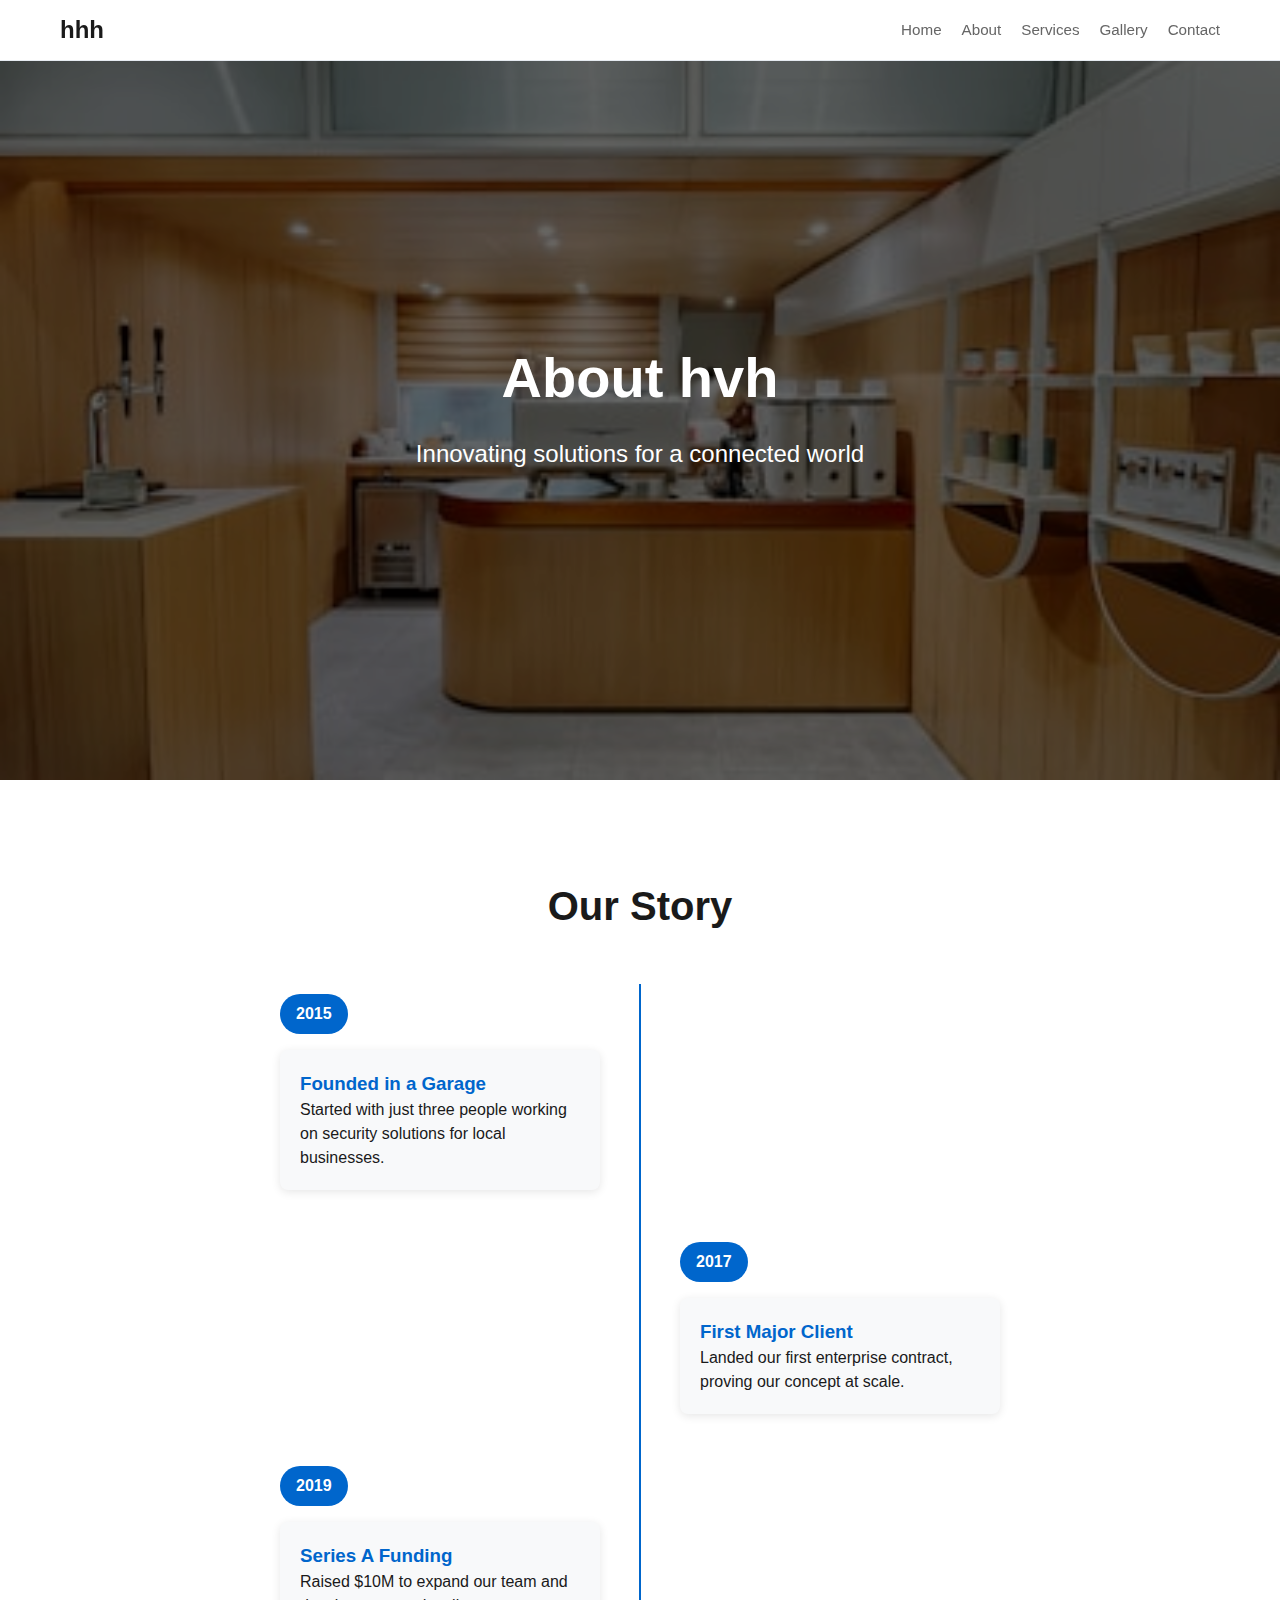
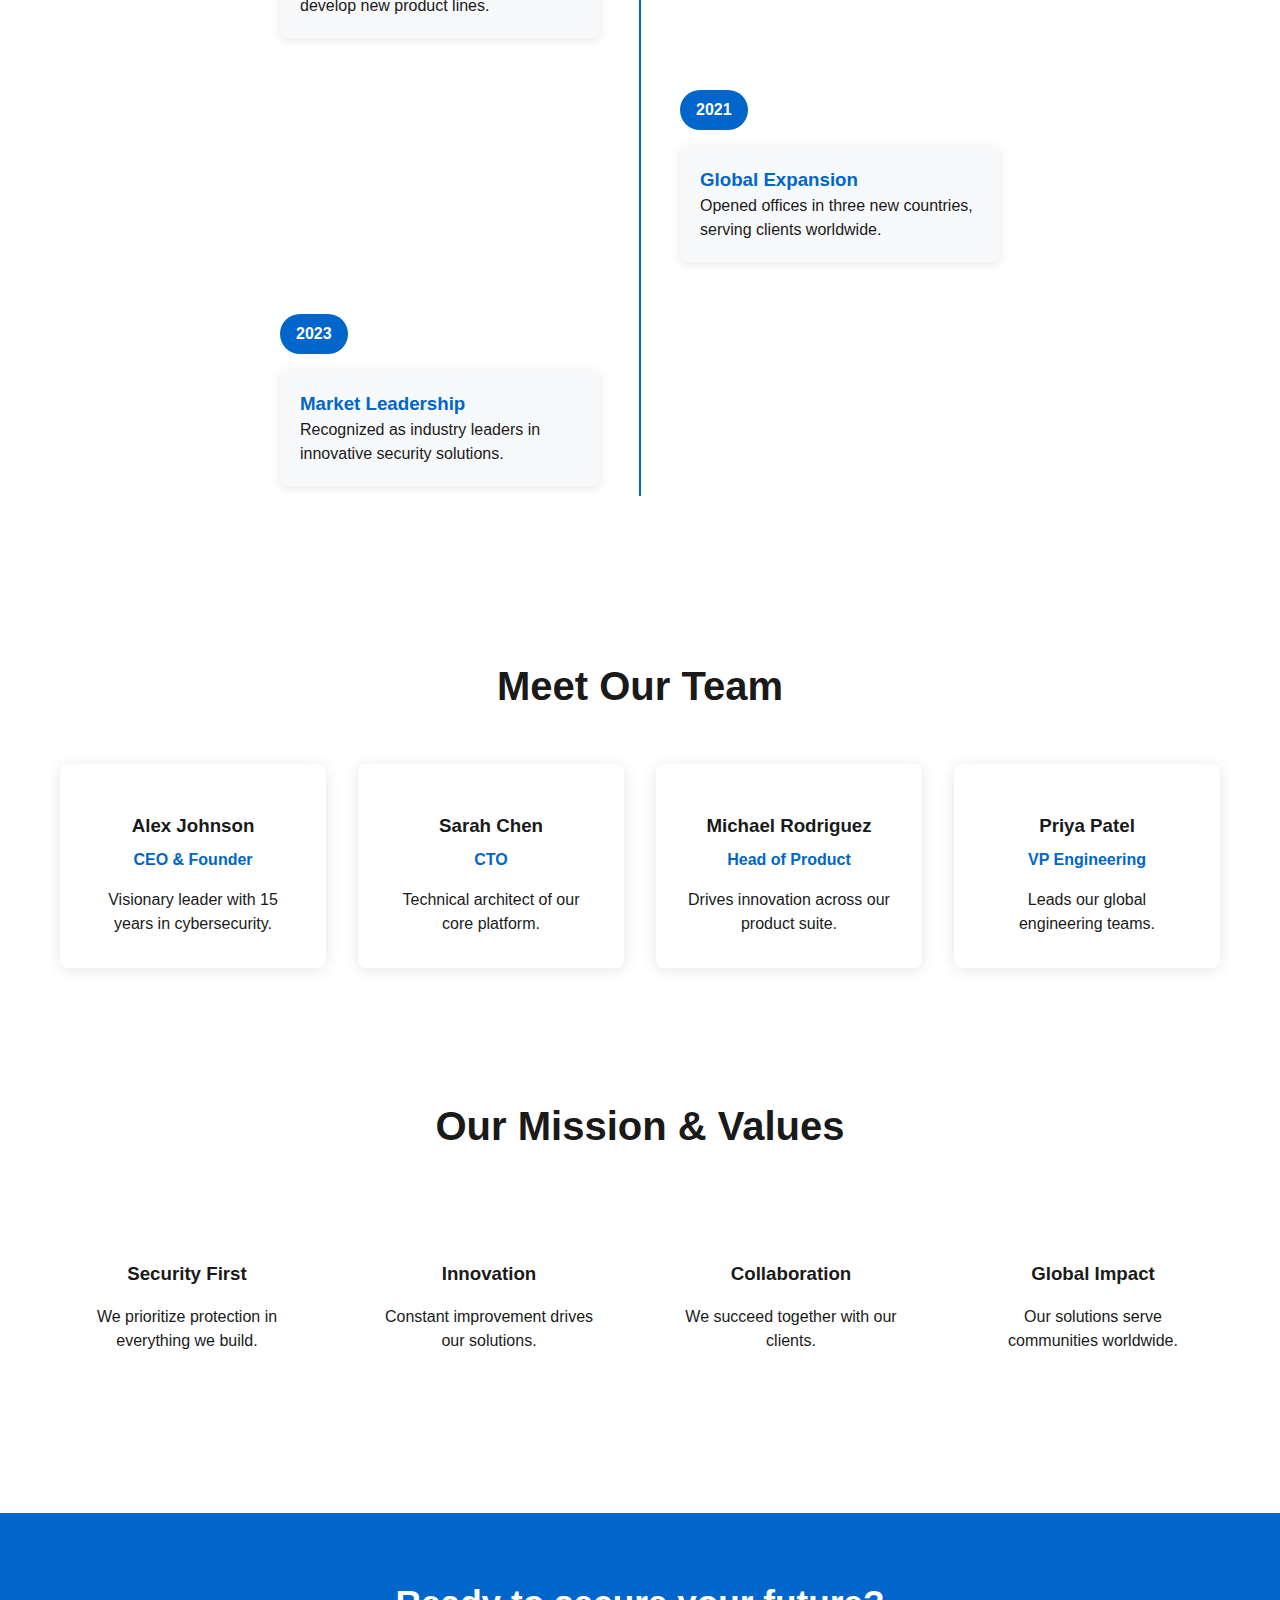
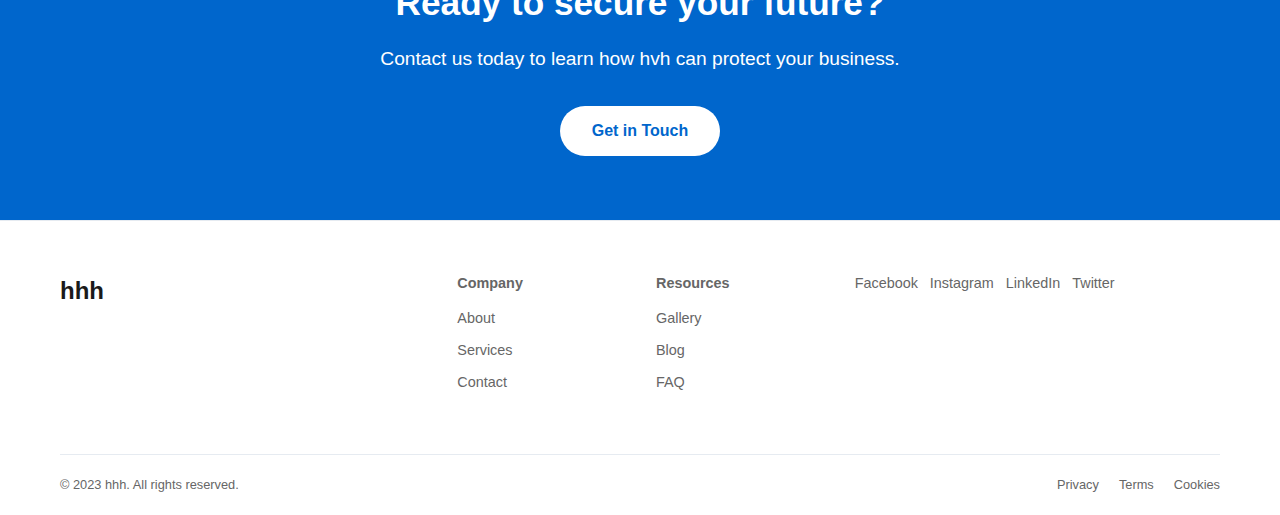
<file: about.html>
<!DOCTYPE html>
            <html lang="en">
            <head>
            <meta charset="UTF-8" />
            <meta name="viewport" content="width=device-width, initial-scale=1.0" />
            <title>hhh | About Us</title>
            <link rel="stylesheet" href="css/base.css" />
            <link rel="stylesheet" href="css/about.css" />
            </head>
            <body>
            <header class="site-header">
  <div class="container">
    <a href="index.html" class="logo">hhh</a>
    
    <button class="menu-toggle" aria-label="Toggle navigation">
      <span class="hamburger"></span>
    </button>
    
    <nav class="nav-menu">
      <ul>
        <li><a href="index.html">Home</a></li>
        <li><a href="about.html">About</a></li>
        <li><a href="services.html">Services</a></li>
        <li><a href="gallery.html">Gallery</a></li>
        <li><a href="contact.html">Contact</a></li>
      </ul>
    </nav>
  </div>
</header>

            <main>
  <!-- Hero Section -->
  <section class="hero">
    <div class="hero-image-container">
      <img src="images/about1.jpg" alt="hhh company office" class="hero-image">
      <div class="hero-overlay"></div>
    </div>
    <div class="hero-content">
      <h1>About hvh</h1>
      <p class="subheading">Innovating solutions for a connected world</p>
    </div>
  </section>

  <!-- Our Story -->
  <section class="section our-story">
    <div class="container">
      <h2 class="section-title">Our Story</h2>
      <div class="timeline">
        <div class="timeline-item">
          <div class="timeline-year">2015</div>
          <div class="timeline-content">
            <h3>Founded in a Garage</h3>
            <p>Started with just three people working on security solutions for local businesses.</p>
          </div>
        </div>
        <div class="timeline-item">
          <div class="timeline-year">2017</div>
          <div class="timeline-content">
            <h3>First Major Client</h3>
            <p>Landed our first enterprise contract, proving our concept at scale.</p>
          </div>
        </div>
        <div class="timeline-item">
          <div class="timeline-year">2019</div>
          <div class="timeline-content">
            <h3>Series A Funding</h3>
            <p>Raised $10M to expand our team and develop new product lines.</p>
          </div>
        </div>
        <div class="timeline-item">
          <div class="timeline-year">2021</div>
          <div class="timeline-content">
            <h3>Global Expansion</h3>
            <p>Opened offices in three new countries, serving clients worldwide.</p>
          </div>
        </div>
        <div class="timeline-item">
          <div class="timeline-year">2023</div>
          <div class="timeline-content">
            <h3>Market Leadership</h3>
            <p>Recognized as industry leaders in innovative security solutions.</p>
          </div>
        </div>
      </div>
    </div>
  </section>

  <!-- Meet Our Team -->
  <section class="section team">
    <div class="container">
      <h2 class="section-title">Meet Our Team</h2>
      <div class="team-grid">
        <div class="team-member">
          <div class="team-photo">
            <i class="fas fa-user-circle"></i>
          </div>
          <h3>Alex Johnson</h3>
          <p class="position">CEO & Founder</p>
          <p class="bio">Visionary leader with 15 years in cybersecurity.</p>
        </div>
        <div class="team-member">
          <div class="team-photo">
            <i class="fas fa-user-circle"></i>
          </div>
          <h3>Sarah Chen</h3>
          <p class="position">CTO</p>
          <p class="bio">Technical architect of our core platform.</p>
        </div>
        <div class="team-member">
          <div class="team-photo">
            <i class="fas fa-user-circle"></i>
          </div>
          <h3>Michael Rodriguez</h3>
          <p class="position">Head of Product</p>
          <p class="bio">Drives innovation across our product suite.</p>
        </div>
        <div class="team-member">
          <div class="team-photo">
            <i class="fas fa-user-circle"></i>
          </div>
          <h3>Priya Patel</h3>
          <p class="position">VP Engineering</p>
          <p class="bio">Leads our global engineering teams.</p>
        </div>
      </div>
    </div>
  </section>

  <!-- Our Mission & Values -->
  <section class="section values">
    <div class="container">
      <h2 class="section-title">Our Mission & Values</h2>
      <div class="values-grid">
        <div class="value-item">
          <div class="value-icon">
            <i class="fas fa-shield-alt"></i>
          </div>
          <h3>Security First</h3>
          <p>We prioritize protection in everything we build.</p>
        </div>
        <div class="value-item">
          <div class="value-icon">
            <i class="fas fa-lightbulb"></i>
          </div>
          <h3>Innovation</h3>
          <p>Constant improvement drives our solutions.</p>
        </div>
        <div class="value-item">
          <div class="value-icon">
            <i class="fas fa-users"></i>
          </div>
          <h3>Collaboration</h3>
          <p>We succeed together with our clients.</p>
        </div>
        <div class="value-item">
          <div class="value-icon">
            <i class="fas fa-globe"></i>
          </div>
          <h3>Global Impact</h3>
          <p>Our solutions serve communities worldwide.</p>
        </div>
      </div>
    </div>
  </section>

  <!-- CTA Banner -->
  <section class="cta-banner">
    <div class="container">
      <h2>Ready to secure your future?</h2>
      <p>Contact us today to learn how hvh can protect your business.</p>
      <a href="contact.html" class="btn btn-primary">Get in Touch</a>
    </div>
  </section>
</main>

            <footer class="site-footer">
  <div class="container">
    <div class="footer-grid">
      <div class="footer-logo">hhh</div>
      
      <div class="footer-links">
        <div class="footer-column">
          <h3>Company</h3>
          <ul>
            <li><a href="about.html">About</a></li>
            <li><a href="services.html">Services</a></li>
            <li><a href="contact.html">Contact</a></li>
          </ul>
        </div>
        
        <div class="footer-column">
          <h3>Resources</h3>
          <ul>
            <li><a href="gallery.html">Gallery</a></li>
            <li><a href="#">Blog</a></li>
            <li><a href="#">FAQ</a></li>
          </ul>
        </div>
      </div>
      
      <div class="footer-social">
        <a href="#" aria-label="Facebook">Facebook</a>
        <a href="#" aria-label="Instagram">Instagram</a>
        <a href="#" aria-label="LinkedIn">LinkedIn</a>
        <a href="#" aria-label="Twitter">Twitter</a>
      </div>
    </div>
    
    <div class="footer-legal">
      <p>&copy; 2023 hhh. All rights reserved.</p>
      <div class="legal-links">
        <a href="#">Privacy</a>
        <a href="#">Terms</a>
        <a href="#">Cookies</a>
      </div>
    </div>
  </div>
</footer>

            <script src="js/base.js"></script>
            <script src="js/about.js"></script>
            </body>
            </html>
</file>
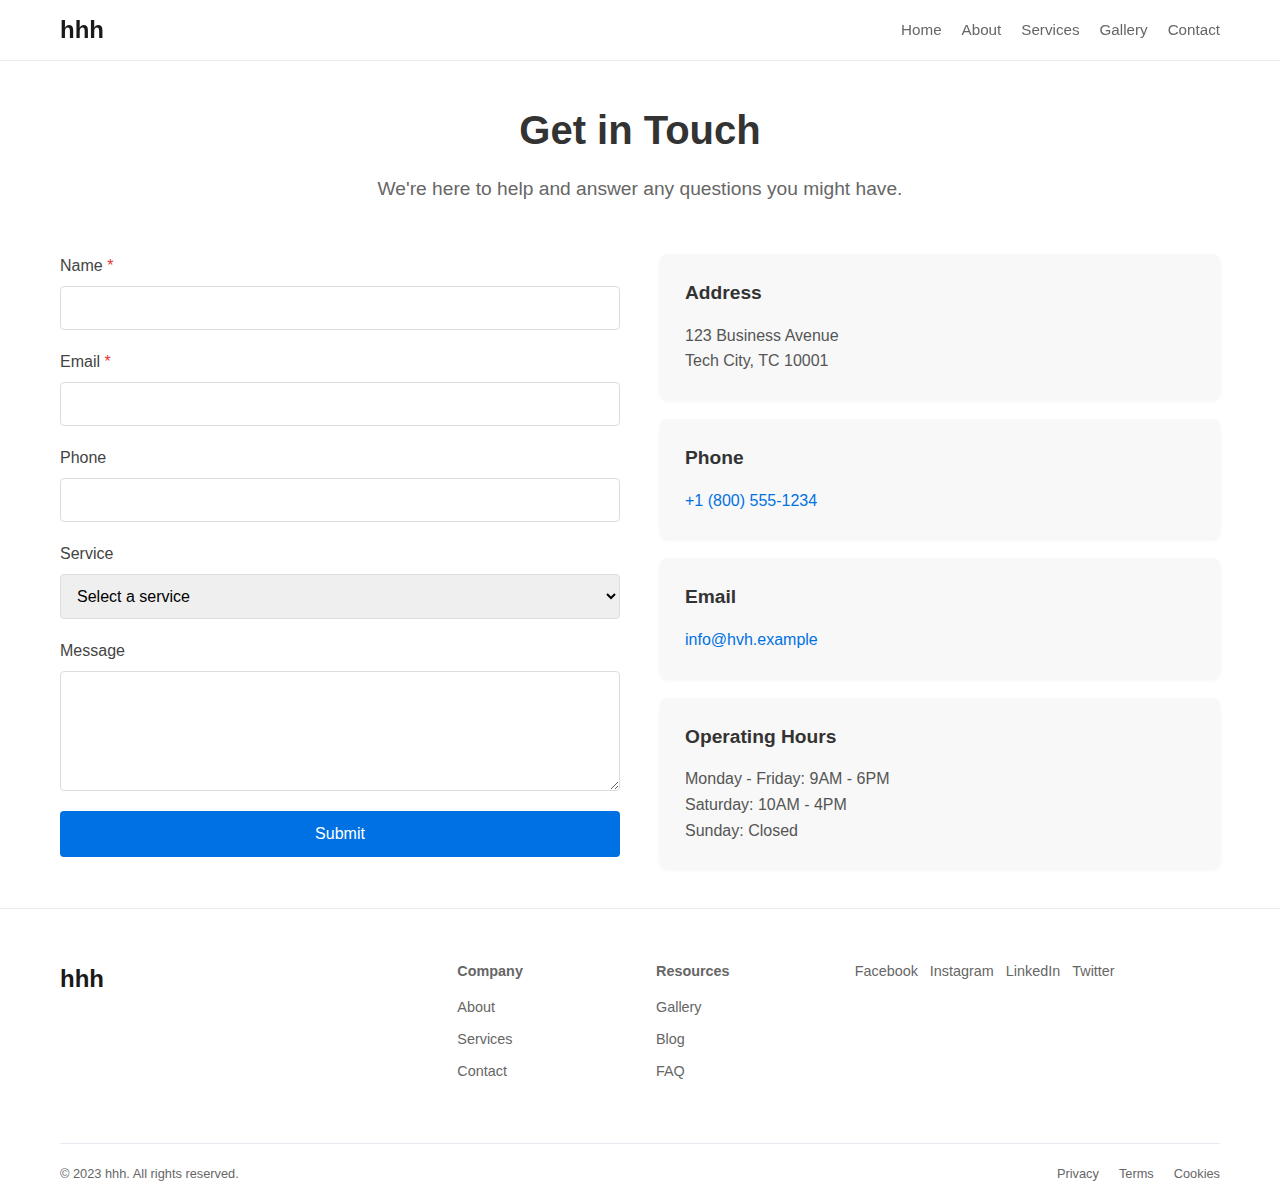
<file: contact.html>
<!DOCTYPE html>
            <html lang="en">
            <head>
            <meta charset="UTF-8" />
            <meta name="viewport" content="width=device-width, initial-scale=1.0" />
            <title>hhh | Contact Us</title>
            <link rel="stylesheet" href="css/base.css" />
            <link rel="stylesheet" href="css/contact.css" />
            </head>
            <body>
            <header class="site-header">
  <div class="container">
    <a href="index.html" class="logo">hhh</a>
    
    <button class="menu-toggle" aria-label="Toggle navigation">
      <span class="hamburger"></span>
    </button>
    
    <nav class="nav-menu">
      <ul>
        <li><a href="index.html">Home</a></li>
        <li><a href="about.html">About</a></li>
        <li><a href="services.html">Services</a></li>
        <li><a href="gallery.html">Gallery</a></li>
        <li><a href="contact.html">Contact</a></li>
      </ul>
    </nav>
  </div>
</header>

            <main class="contact-container">
  <section class="contact-hero">
    <h1>Get in Touch</h1>
    <p class="subheading">We're here to help and answer any questions you might have.</p>
  </section>

  <div class="contact-content">
    <div class="contact-form-container">
      <form id="customForm" data-form-handler="" class="contact-form">
        <div class="form-group">
          <label for="name">Name <span class="required">*</span></label>
          <input type="text" id="name" name="name" required>
        </div>
        
        <div class="form-group">
          <label for="email">Email <span class="required">*</span></label>
          <input type="email" id="email" name="email" required>
        </div>
        
        <div class="form-group">
          <label for="phone">Phone</label>
          <input type="tel" id="phone" name="phone">
        </div>
        
        <div class="form-group">
          <label for="service">Service</label>
          <select id="service" name="service">
            <option value="">Select a service</option>
            <option value="consulting">Consulting</option>
            <option value="support">Technical Support</option>
            <option value="sales">Sales Inquiry</option>
            <option value="other">Other</option>
          </select>
        </div>
        
        <div class="form-group">
          <label for="message">Message</label>
          <textarea id="message" name="message" rows="5"></textarea>
        </div>
        
        <button type="submit" class="submit-btn">Submit</button>
      </form>
    </div>
    
    <div class="contact-info-container">
      <div class="contact-card">
        <h3>Address</h3>
        <p>123 Business Avenue<br>Tech City, TC 10001</p>
      </div>
      
      <div class="contact-card">
        <h3>Phone</h3>
        <p><a href="tel:+18005551234">+1 (800) 555-1234</a></p>
      </div>
      
      <div class="contact-card">
        <h3>Email</h3>
        <p><a href="mailto:info@hvh.example">info@hvh.example</a></p>
      </div>
      
      <div class="contact-card">
        <h3>Operating Hours</h3>
        <p>Monday - Friday: 9AM - 6PM<br>
        Saturday: 10AM - 4PM<br>
        Sunday: Closed</p>
      </div>
    </div>
  </div>
</main>

            <footer class="site-footer">
  <div class="container">
    <div class="footer-grid">
      <div class="footer-logo">hhh</div>
      
      <div class="footer-links">
        <div class="footer-column">
          <h3>Company</h3>
          <ul>
            <li><a href="about.html">About</a></li>
            <li><a href="services.html">Services</a></li>
            <li><a href="contact.html">Contact</a></li>
          </ul>
        </div>
        
        <div class="footer-column">
          <h3>Resources</h3>
          <ul>
            <li><a href="gallery.html">Gallery</a></li>
            <li><a href="#">Blog</a></li>
            <li><a href="#">FAQ</a></li>
          </ul>
        </div>
      </div>
      
      <div class="footer-social">
        <a href="#" aria-label="Facebook">Facebook</a>
        <a href="#" aria-label="Instagram">Instagram</a>
        <a href="#" aria-label="LinkedIn">LinkedIn</a>
        <a href="#" aria-label="Twitter">Twitter</a>
      </div>
    </div>
    
    <div class="footer-legal">
      <p>&copy; 2023 hhh. All rights reserved.</p>
      <div class="legal-links">
        <a href="#">Privacy</a>
        <a href="#">Terms</a>
        <a href="#">Cookies</a>
      </div>
    </div>
  </div>
</footer>

            <script src="js/base.js"></script>
            <script src="js/contact.js"></script>
            </body>
            </html>
</file>
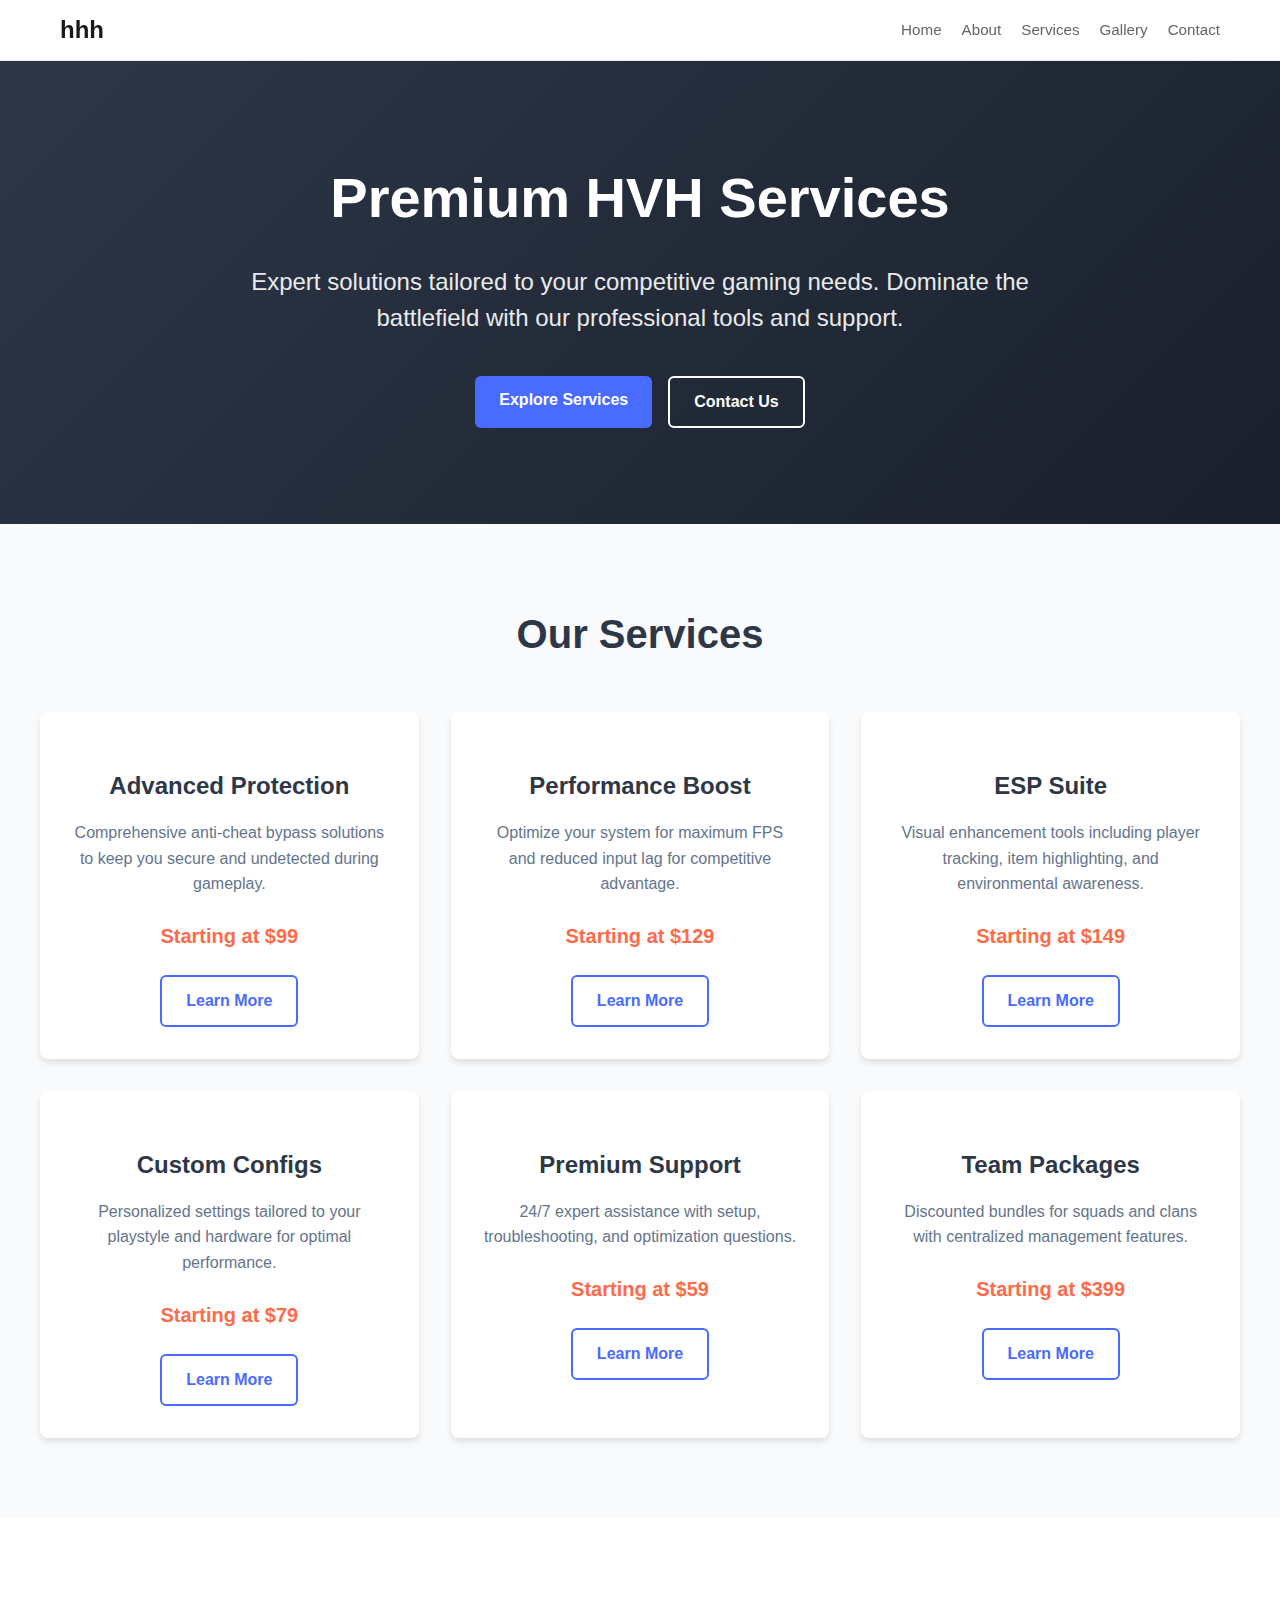
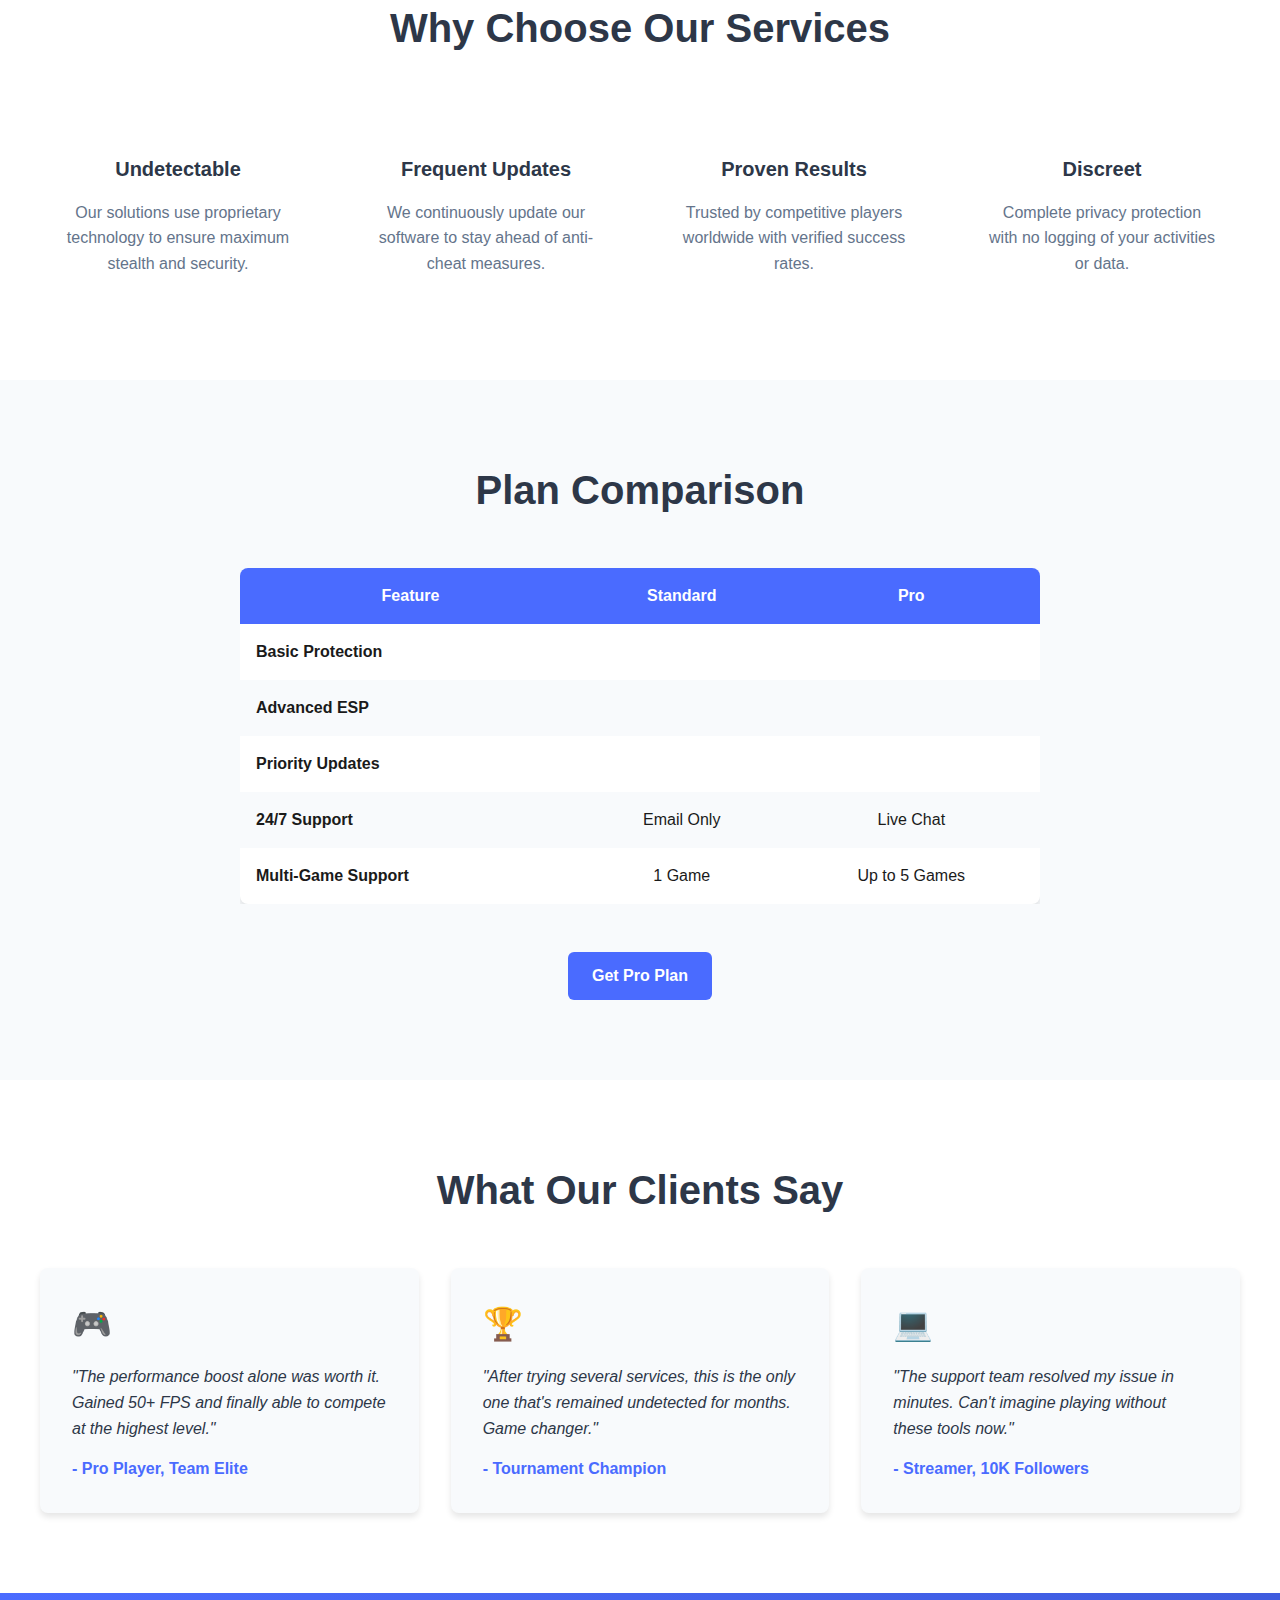
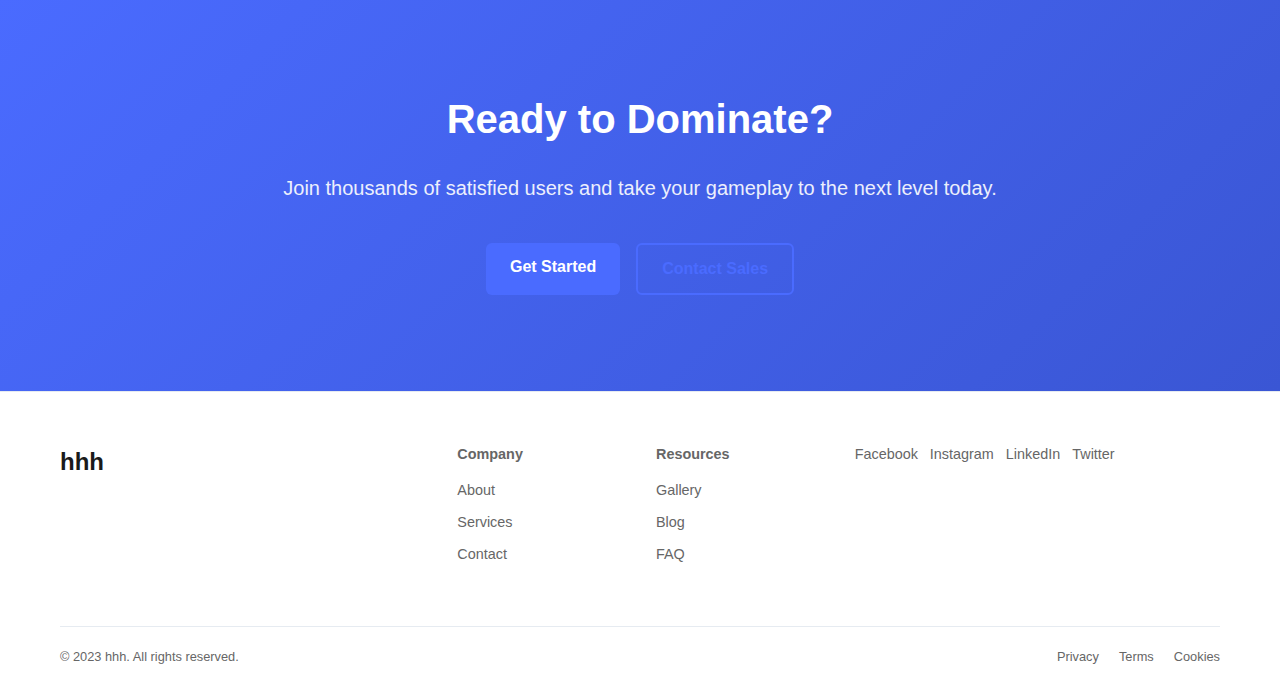
<file: services.html>
<!DOCTYPE html>
            <html lang="en">
            <head>
            <meta charset="UTF-8" />
            <meta name="viewport" content="width=device-width, initial-scale=1.0" />
            <title>hhh | Services</title>
            <link rel="stylesheet" href="css/base.css" />
            <link rel="stylesheet" href="css/services.css" />
            </head>
            <body>
            <header class="site-header">
  <div class="container">
    <a href="index.html" class="logo">hhh</a>
    
    <button class="menu-toggle" aria-label="Toggle navigation">
      <span class="hamburger"></span>
    </button>
    
    <nav class="nav-menu">
      <ul>
        <li><a href="index.html">Home</a></li>
        <li><a href="about.html">About</a></li>
        <li><a href="services.html">Services</a></li>
        <li><a href="gallery.html">Gallery</a></li>
        <li><a href="contact.html">Contact</a></li>
      </ul>
    </nav>
  </div>
</header>

            <main>
    <!-- Hero Section -->
    <section class="hero">
        <div class="hero-content">
            <h1>Premium HVH Services</h1>
            <p class="subheading">Expert solutions tailored to your competitive gaming needs. Dominate the battlefield with our professional tools and support.</p>
            <div class="hero-buttons">
                <a href="#services" class="btn btn-primary">Explore Services</a>
                <a href="#contact" class="btn btn-secondary">Contact Us</a>
            </div>
        </div>
    </section>

    <!-- Service Overview Grid -->
    <section id="services" class="services-grid">
        <h2 class="section-title">Our Services</h2>
        <div class="grid-container">
            <div class="service-card">
                <div class="service-icon"><i class="fas fa-shield-alt"></i></div>
                <h3>Advanced Protection</h3>
                <p>Comprehensive anti-cheat bypass solutions to keep you secure and undetected during gameplay.</p>
                <div class="price">Starting at $99</div>
                <a href="#" class="btn btn-outline">Learn More</a>
            </div>
            
            <div class="service-card">
                <div class="service-icon"><i class="fas fa-bolt"></i></div>
                <h3>Performance Boost</h3>
                <p>Optimize your system for maximum FPS and reduced input lag for competitive advantage.</p>
                <div class="price">Starting at $129</div>
                <a href="#" class="btn btn-outline">Learn More</a>
            </div>
            
            <div class="service-card">
                <div class="service-icon"><i class="fas fa-eye"></i></div>
                <h3>ESP Suite</h3>
                <p>Visual enhancement tools including player tracking, item highlighting, and environmental awareness.</p>
                <div class="price">Starting at $149</div>
                <a href="#" class="btn btn-outline">Learn More</a>
            </div>
            
            <div class="service-card">
                <div class="service-icon"><i class="fas fa-tools"></i></div>
                <h3>Custom Configs</h3>
                <p>Personalized settings tailored to your playstyle and hardware for optimal performance.</p>
                <div class="price">Starting at $79</div>
                <a href="#" class="btn btn-outline">Learn More</a>
            </div>
            
            <div class="service-card">
                <div class="service-icon"><i class="fas fa-headset"></i></div>
                <h3>Premium Support</h3>
                <p>24/7 expert assistance with setup, troubleshooting, and optimization questions.</p>
                <div class="price">Starting at $59</div>
                <a href="#" class="btn btn-outline">Learn More</a>
            </div>
            
            <div class="service-card">
                <div class="service-icon"><i class="fas fa-users"></i></div>
                <h3>Team Packages</h3>
                <p>Discounted bundles for squads and clans with centralized management features.</p>
                <div class="price">Starting at $399</div>
                <a href="#" class="btn btn-outline">Learn More</a>
            </div>
        </div>
    </section>

    <!-- Why Choose Us -->
    <section class="why-us">
        <h2 class="section-title">Why Choose Our Services</h2>
        <div class="reasons-container">
            <div class="reason">
                <div class="reason-icon"><i class="fas fa-lock"></i></div>
                <h3>Undetectable</h3>
                <p>Our solutions use proprietary technology to ensure maximum stealth and security.</p>
            </div>
            
            <div class="reason">
                <div class="reason-icon"><i class="fas fa-sync-alt"></i></div>
                <h3>Frequent Updates</h3>
                <p>We continuously update our software to stay ahead of anti-cheat measures.</p>
            </div>
            
            <div class="reason">
                <div class="reason-icon"><i class="fas fa-chart-line"></i></div>
                <h3>Proven Results</h3>
                <p>Trusted by competitive players worldwide with verified success rates.</p>
            </div>
            
            <div class="reason">
                <div class="reason-icon"><i class="fas fa-user-secret"></i></div>
                <h3>Discreet</h3>
                <p>Complete privacy protection with no logging of your activities or data.</p>
            </div>
        </div>
    </section>

    <!-- Comparison Table -->
    <section class="comparison">
        <h2 class="section-title">Plan Comparison</h2>
        <div class="table-container">
            <table>
                <thead>
                    <tr>
                        <th>Feature</th>
                        <th>Standard</th>
                        <th>Pro</th>
                    </tr>
                </thead>
                <tbody>
                    <tr>
                        <td>Basic Protection</td>
                        <td><i class="fas fa-check"></i></td>
                        <td><i class="fas fa-check"></i></td>
                    </tr>
                    <tr>
                        <td>Advanced ESP</td>
                        <td><i class="fas fa-times"></i></td>
                        <td><i class="fas fa-check"></i></td>
                    </tr>
                    <tr>
                        <td>Priority Updates</td>
                        <td><i class="fas fa-times"></i></td>
                        <td><i class="fas fa-check"></i></td>
                    </tr>
                    <tr>
                        <td>24/7 Support</td>
                        <td>Email Only</td>
                        <td>Live Chat</td>
                    </tr>
                    <tr>
                        <td>Multi-Game Support</td>
                        <td>1 Game</td>
                        <td>Up to 5 Games</td>
                    </tr>
                </tbody>
            </table>
        </div>
        <div class="comparison-cta">
            <a href="#" class="btn btn-primary">Get Pro Plan</a>
        </div>
    </section>

    <!-- Testimonials -->
    <section class="testimonials">
        <h2 class="section-title">What Our Clients Say</h2>
        <div class="testimonial-container">
            <div class="testimonial-card">
                <div class="testimonial-icon">🎮</div>
                <blockquote>"The performance boost alone was worth it. Gained 50+ FPS and finally able to compete at the highest level."</blockquote>
                <cite>- Pro Player, Team Elite</cite>
            </div>
            
            <div class="testimonial-card">
                <div class="testimonial-icon">🏆</div>
                <blockquote>"After trying several services, this is the only one that's remained undetected for months. Game changer."</blockquote>
                <cite>- Tournament Champion</cite>
            </div>
            
            <div class="testimonial-card">
                <div class="testimonial-icon">💻</div>
                <blockquote>"The support team resolved my issue in minutes. Can't imagine playing without these tools now."</blockquote>
                <cite>- Streamer, 10K Followers</cite>
            </div>
        </div>
    </section>

    <!-- CTA Section -->
    <section class="cta-section">
        <div class="cta-content">
            <h2>Ready to Dominate?</h2>
            <p>Join thousands of satisfied users and take your gameplay to the next level today.</p>
            <div class="cta-buttons">
                <a href="#" class="btn btn-primary">Get Started</a>
                <a href="#" class="btn btn-outline">Contact Sales</a>
            </div>
        </div>
    </section>
</main>

            <footer class="site-footer">
  <div class="container">
    <div class="footer-grid">
      <div class="footer-logo">hhh</div>
      
      <div class="footer-links">
        <div class="footer-column">
          <h3>Company</h3>
          <ul>
            <li><a href="about.html">About</a></li>
            <li><a href="services.html">Services</a></li>
            <li><a href="contact.html">Contact</a></li>
          </ul>
        </div>
        
        <div class="footer-column">
          <h3>Resources</h3>
          <ul>
            <li><a href="gallery.html">Gallery</a></li>
            <li><a href="#">Blog</a></li>
            <li><a href="#">FAQ</a></li>
          </ul>
        </div>
      </div>
      
      <div class="footer-social">
        <a href="#" aria-label="Facebook">Facebook</a>
        <a href="#" aria-label="Instagram">Instagram</a>
        <a href="#" aria-label="LinkedIn">LinkedIn</a>
        <a href="#" aria-label="Twitter">Twitter</a>
      </div>
    </div>
    
    <div class="footer-legal">
      <p>&copy; 2023 hhh. All rights reserved.</p>
      <div class="legal-links">
        <a href="#">Privacy</a>
        <a href="#">Terms</a>
        <a href="#">Cookies</a>
      </div>
    </div>
  </div>
</footer>

            <script src="js/base.js"></script>
            <script src="js/services.js"></script>
            </body>
            </html>
</file>
<file: css/base.css>
:root {
  --primary: #635bff;
  --text: #1a1a1a;
  --text-light: #666;
  --bg: #ffffff;
  --border: #e6ebf1;
  --space-unit: 1rem;
  --space-xs: calc(0.5 * var(--space-unit));
  --space-sm: calc(0.75 * var(--space-unit));
  --space-md: calc(1.25 * var(--space-unit));
  --space-lg: calc(2 * var(--space-unit));
  --space-xl: calc(3.25 * var(--space-unit));
  --radius: 4px;
}

* {
  margin: 0;
  padding: 0;
  box-sizing: border-box;
}

body {
  font-family: 'Poppins', 'Open Sans', -apple-system, BlinkMacSystemFont, sans-serif;
  color: var(--text);
  line-height: 1.5;
  background-color: var(--bg);
}

.container {
  width: 100%;
  max-width: 1200px;
  margin: 0 auto;
  padding: 0 var(--space-md);
}

/* Header Styles */
.site-header {
  position: sticky;
  top: 0;
  background-color: var(--bg);
  padding: var(--space-sm) 0;
  box-shadow: 0 1px 0 0 var(--border);
  z-index: 100;
}

.site-header .container {
  display: flex;
  justify-content: space-between;
  align-items: center;
}

.logo {
  font-size: 1.5rem;
  font-weight: 700;
  text-decoration: none;
  color: var(--text);
}

.nav-menu ul {
  display: flex;
  list-style: none;
  gap: var(--space-md);
}

.nav-menu a {
  text-decoration: none;
  color: var(--text-light);
  font-weight: 500;
  font-size: 0.95rem;
  transition: color 0.2s ease;
}

.nav-menu a:hover {
  color: var(--primary);
}

.menu-toggle {
  display: none;
  background: none;
  border: none;
  cursor: pointer;
  padding: var(--space-xs);
}

.hamburger {
  display: block;
  width: 24px;
  height: 2px;
  background-color: var(--text);
  position: relative;
}

.hamburger::before,
.hamburger::after {
  content: '';
  position: absolute;
  width: 24px;
  height: 2px;
  background-color: var(--text);
}

.hamburger::before {
  top: -6px;
}

.hamburger::after {
  bottom: -6px;
}

/* Footer Styles */
.site-footer {
  padding: var(--space-xl) 0 var(--space-md);
  background-color: var(--bg);
  border-top: 1px solid var(--border);
}

.footer-grid {
  display: grid;
  grid-template-columns: repeat(auto-fit, minmax(200px, 1fr));
  gap: var(--space-lg);
  margin-bottom: var(--space-xl);
}

.footer-logo {
  font-size: 1.5rem;
  font-weight: 700;
  margin-bottom: var(--space-sm);
}

.footer-links {
  display: grid;
  grid-template-columns: repeat(auto-fit, minmax(150px, 1fr));
  gap: var(--space-lg);
}

.footer-column h3 {
  font-size: 0.9rem;
  margin-bottom: var(--space-sm);
  color: var(--text-light);
}

.footer-column ul {
  list-style: none;
}

.footer-column li {
  margin-bottom: var(--space-xs);
}

.footer-column a {
  text-decoration: none;
  color: var(--text-light);
  font-size: 0.9rem;
}

.footer-column a:hover {
  color: var(--primary);
}

.footer-social {
  display: flex;
  gap: var(--space-sm);
}

.footer-social a {
  text-decoration: none;
  color: var(--text-light);
  font-size: 0.9rem;
}

.footer-social a:hover {
  color: var(--primary);
}

.footer-legal {
  display: flex;
  justify-content: space-between;
  align-items: center;
  padding-top: var(--space-md);
  border-top: 1px solid var(--border);
  font-size: 0.8rem;
  color: var(--text-light);
}

.legal-links {
  display: flex;
  gap: var(--space-md);
}

.legal-links a {
  color: var(--text-light);
  text-decoration: none;
}

.legal-links a:hover {
  color: var(--primary);
}

/* Responsive Styles */
@media (max-width: 768px) {
  .menu-toggle {
    display: block;
  }
  
  .nav-menu {
    display: none;
    position: absolute;
    top: 100%;
    left: 0;
    width: 100%;
    background-color: var(--bg);
    padding: var(--space-md);
    box-shadow: 0 2px 4px rgba(0,0,0,0.1);
  }
  
  .nav-menu.active {
    display: flex;
  }
  
  .nav-menu ul {
    flex-direction: column;
    width: 100%;
  }
  
  .nav-menu li {
    padding: var(--space-sm) 0;
  }
  
  .footer-grid {
    grid-template-columns: 1fr;
  }
  
  .footer-legal {
    flex-direction: column;
    gap: var(--space-sm);
    text-align: center;
  }
}
</file>
<file: css/about.css>
/* Base Styles */
:root {
  --primary-color: #0066cc;
  --dark-color: #1a1a1a;
  --light-color: #f8f9fa;
  --text-color: #333;
  --overlay-color: rgba(0, 0, 0, 0.6);
  --section-padding: 4rem 2rem;
  --max-width: 1200px;
}

/* Hero Section */
.hero {
  position: relative;
  height: 80vh;
  min-height: 500px;
  display: flex;
  align-items: center;
  justify-content: center;
  overflow: hidden;
  margin-bottom: 2rem;
}

.hero-image-container {
  position: absolute;
  top: 0;
  left: 0;
  width: 100%;
  height: 100%;
}

.hero-image {
  width: 100%;
  height: 100%;
  object-fit: cover;
}

.hero-overlay {
  position: absolute;
  top: 0;
  left: 0;
  width: 100%;
  height: 100%;
  background-color: var(--overlay-color);
}

.hero-content {
  position: relative;
  z-index: 1;
  text-align: center;
  color: white;
  padding: 2rem;
  max-width: 800px;
}

.hero h1 {
  font-size: 3.5rem;
  margin-bottom: 1rem;
  font-weight: 700;
}

.hero .subheading {
  font-size: 1.5rem;
  margin-bottom: 2rem;
}

/* Section Styles */
.section {
  padding: var(--section-padding);
}

.container {
  max-width: var(--max-width);
  margin: 0 auto;
}

.section-title {
  text-align: center;
  font-size: 2.5rem;
  margin-bottom: 3rem;
  color: var(--dark-color);
}

/* Timeline */
.timeline {
  position: relative;
  max-width: 800px;
  margin: 0 auto;
}

.timeline::before {
  content: '';
  position: absolute;
  width: 2px;
  background-color: var(--primary-color);
  top: 0;
  bottom: 0;
  left: 50%;
  margin-left: -1px;
}

.timeline-item {
  padding: 10px 40px;
  position: relative;
  width: 50%;
  box-sizing: border-box;
  margin-bottom: 2rem;
}

.timeline-item:nth-child(odd) {
  left: 0;
}

.timeline-item:nth-child(even) {
  left: 50%;
}

.timeline-year {
  background-color: var(--primary-color);
  color: white;
  padding: 0.5rem 1rem;
  border-radius: 20px;
  display: inline-block;
  font-weight: bold;
  margin-bottom: 1rem;
}

.timeline-content {
  padding: 20px;
  background-color: var(--light-color);
  border-radius: 8px;
  box-shadow: 0 2px 10px rgba(0, 0, 0, 0.1);
}

.timeline-content h3 {
  margin-top: 0;
  color: var(--primary-color);
}

/* Team Section */
.team-grid {
  display: grid;
  grid-template-columns: repeat(auto-fit, minmax(250px, 1fr));
  gap: 2rem;
  margin-top: 3rem;
}

.team-member {
  text-align: center;
  padding: 2rem;
  background-color: white;
  border-radius: 8px;
  box-shadow: 0 2px 15px rgba(0, 0, 0, 0.1);
}

.team-photo {
  font-size: 5rem;
  color: var(--primary-color);
  margin-bottom: 1rem;
}

.team-member h3 {
  margin: 1rem 0 0.5rem;
}

.position {
  color: var(--primary-color);
  font-weight: bold;
  margin-bottom: 1rem;
}

/* Values Section */
.values-grid {
  display: grid;
  grid-template-columns: repeat(auto-fit, minmax(200px, 1fr));
  gap: 3rem;
  margin-top: 3rem;
}

.value-item {
  text-align: center;
  padding: 2rem 1rem;
}

.value-icon {
  font-size: 3rem;
  color: var(--primary-color);
  margin-bottom: 1.5rem;
}

.value-item h3 {
  margin-bottom: 1rem;
}

/* CTA Banner */
.cta-banner {
  background-color: var(--primary-color);
  color: white;
  text-align: center;
  padding: 4rem 2rem;
  margin-top: 4rem;
}

.cta-banner h2 {
  font-size: 2.2rem;
  margin-bottom: 1rem;
}

.cta-banner p {
  font-size: 1.2rem;
  margin-bottom: 2rem;
  max-width: 600px;
  margin-left: auto;
  margin-right: auto;
}

.btn {
  display: inline-block;
  padding: 0.8rem 2rem;
  border-radius: 30px;
  text-decoration: none;
  font-weight: bold;
  transition: all 0.3s ease;
}

.btn-primary {
  background-color: white;
  color: var(--primary-color);
}

.btn-primary:hover {
  background-color: #f0f0f0;
  transform: translateY(-2px);
}

/* Responsive Adjustments */
@media (max-width: 768px) {
  .hero h1 {
    font-size: 2.5rem;
  }
  
  .hero .subheading {
    font-size: 1.2rem;
  }
  
  .timeline::before {
    left: 31px;
  }
  
  .timeline-item {
    width: 100%;
    padding-left: 70px;
    padding-right: 25px;
  }
  
  .timeline-item:nth-child(even) {
    left: 0;
  }
  
  .values-grid {
    grid-template-columns: 1fr;
    gap: 2rem;
  }
}

@media (max-width: 480px) {
  .hero {
    height: 60vh;
  }
  
  .hero h1 {
    font-size: 2rem;
  }
  
  .section-title {
    font-size: 2rem;
  }
}
</file>
<file: css/contact.css>
/* Contact Page Styles */
.contact-container {
  max-width: 1200px;
  margin: 0 auto;
  padding: 40px 20px;
}

.contact-hero {
  text-align: center;
  margin-bottom: 50px;
}

.contact-hero h1 {
  font-size: 2.5rem;
  margin-bottom: 15px;
  color: #333;
}

.subheading {
  font-size: 1.2rem;
  color: #666;
  max-width: 600px;
  margin: 0 auto;
}

.contact-content {
  display: flex;
  gap: 40px;
}

.contact-form-container,
.contact-info-container {
  flex: 1;
}

.contact-form {
  display: flex;
  flex-direction: column;
  gap: 20px;
}

.form-group {
  display: flex;
  flex-direction: column;
  gap: 8px;
}

.form-group label {
  font-weight: 500;
  color: #444;
}

.required {
  color: #e53935;
}

.form-group input,
.form-group select,
.form-group textarea {
  padding: 12px;
  border: 1px solid #ddd;
  border-radius: 4px;
  font-size: 1rem;
  transition: border-color 0.3s;
}

.form-group input:focus,
.form-group select:focus,
.form-group textarea:focus {
  outline: none;
  border-color: #0071e3;
}

.form-group textarea {
  resize: vertical;
  min-height: 120px;
}

.submit-btn {
  background-color: #0071e3;
  color: white;
  border: none;
  padding: 14px 24px;
  border-radius: 4px;
  font-size: 1rem;
  font-weight: 500;
  cursor: pointer;
  transition: background-color 0.3s;
}

.submit-btn:hover {
  background-color: #0062c4;
}

.contact-info-container {
  display: flex;
  flex-direction: column;
  gap: 20px;
}

.contact-card {
  background-color: #f8f8f8;
  border-radius: 8px;
  padding: 25px;
  box-shadow: 0 2px 4px rgba(0,0,0,0.05);
}

.contact-card h3 {
  margin-top: 0;
  margin-bottom: 15px;
  color: #333;
  font-size: 1.2rem;
}

.contact-card p {
  margin: 0;
  color: #555;
  line-height: 1.6;
}

.contact-card a {
  color: #0071e3;
  text-decoration: none;
}

.contact-card a:hover {
  text-decoration: underline;
}

/* Responsive Styles */
@media (max-width: 768px) {
  .contact-content {
    flex-direction: column;
  }
  
  .contact-form-container,
  .contact-info-container {
    width: 100%;
  }
  
  .contact-hero h1 {
    font-size: 2rem;
  }
  
  .subheading {
    font-size: 1rem;
  }
}
</file>
<file: css/services.css>
/* Base Styles */
:root {
    --primary-color: #4a6bff;
    --secondary-color: #2d3748;
    --accent-color: #ff6b4a;
    --text-color: #2d3748;
    --light-bg: #f8fafc;
    --dark-bg: #1a202c;
    --card-shadow: 0 4px 6px rgba(0, 0, 0, 0.1);
    --transition: all 0.3s ease;
}

/* Hero Section */
.hero {
    background: linear-gradient(135deg, var(--secondary-color), var(--dark-bg));
    color: white;
    padding: 6rem 2rem;
    text-align: center;
}

.hero-content {
    max-width: 800px;
    margin: 0 auto;
}

.hero h1 {
    font-size: 3.5rem;
    margin-bottom: 1.5rem;
    font-weight: 700;
}

.hero .subheading {
    font-size: 1.5rem;
    margin-bottom: 2.5rem;
    opacity: 0.9;
}

.hero-buttons {
    display: flex;
    gap: 1rem;
    justify-content: center;
}

/* Button Styles */
.btn {
    display: inline-block;
    padding: 0.75rem 1.5rem;
    border-radius: 0.375rem;
    font-weight: 600;
    text-decoration: none;
    transition: var(--transition);
}

.btn-primary {
    background-color: var(--primary-color);
    color: white;
}

.btn-primary:hover {
    background-color: #3a56d4;
    transform: translateY(-2px);
}

.btn-secondary {
    background-color: transparent;
    color: white;
    border: 2px solid white;
}

.btn-secondary:hover {
    background-color: rgba(255, 255, 255, 0.1);
}

.btn-outline {
    background-color: transparent;
    color: var(--primary-color);
    border: 2px solid var(--primary-color);
}

.btn-outline:hover {
    background-color: rgba(74, 107, 255, 0.1);
}

/* Section Titles */
.section-title {
    text-align: center;
    font-size: 2.5rem;
    margin-bottom: 3rem;
    color: var(--text-color);
}

/* Services Grid */
.services-grid {
    padding: 5rem 2rem;
    background-color: var(--light-bg);
}

.grid-container {
    display: grid;
    grid-template-columns: repeat(auto-fit, minmax(300px, 1fr));
    gap: 2rem;
    max-width: 1200px;
    margin: 0 auto;
}

.service-card {
    background: white;
    border-radius: 0.5rem;
    padding: 2rem;
    box-shadow: var(--card-shadow);
    transition: var(--transition);
    text-align: center;
}

.service-card:hover {
    transform: translateY(-5px);
    box-shadow: 0 10px 20px rgba(0, 0, 0, 0.1);
}

.service-icon {
    font-size: 2.5rem;
    color: var(--primary-color);
    margin-bottom: 1.5rem;
}

.service-card h3 {
    font-size: 1.5rem;
    margin-bottom: 1rem;
    color: var(--secondary-color);
}

.service-card p {
    color: #64748b;
    margin-bottom: 1.5rem;
    line-height: 1.6;
}

.price {
    font-weight: 700;
    color: var(--accent-color);
    margin-bottom: 1.5rem;
    font-size: 1.25rem;
}

/* Why Choose Us */
.why-us {
    padding: 5rem 2rem;
    background-color: white;
}

.reasons-container {
    display: grid;
    grid-template-columns: repeat(auto-fit, minmax(250px, 1fr));
    gap: 2rem;
    max-width: 1200px;
    margin: 0 auto;
}

.reason {
    text-align: center;
    padding: 1.5rem;
}

.reason-icon {
    font-size: 2rem;
    color: var(--primary-color);
    margin-bottom: 1.5rem;
}

.reason h3 {
    font-size: 1.25rem;
    margin-bottom: 1rem;
    color: var(--secondary-color);
}

.reason p {
    color: #64748b;
    line-height: 1.6;
}

/* Comparison Table */
.comparison {
    padding: 5rem 2rem;
    background-color: var(--light-bg);
}

.table-container {
    max-width: 800px;
    margin: 0 auto 3rem;
    overflow-x: auto;
}

table {
    width: 100%;
    border-collapse: collapse;
    background: white;
    border-radius: 0.5rem;
    overflow: hidden;
    box-shadow: var(--card-shadow);
}

th, td {
    padding: 1rem;
    text-align: center;
}

th {
    background-color: var(--primary-color);
    color: white;
    font-weight: 600;
}

tr:nth-child(even) {
    background-color: #f8fafc;
}

td:first-child {
    text-align: left;
    font-weight: 600;
}

.fa-check {
    color: #10b981;
}

.fa-times {
    color: #ef4444;
}

.comparison-cta {
    text-align: center;
}

/* Testimonials */
.testimonials {
    padding: 5rem 2rem;
    background-color: white;
}

.testimonial-container {
    display: grid;
    grid-template-columns: repeat(auto-fit, minmax(300px, 1fr));
    gap: 2rem;
    max-width: 1200px;
    margin: 0 auto;
}

.testimonial-card {
    background: var(--light-bg);
    padding: 2rem;
    border-radius: 0.5rem;
    box-shadow: var(--card-shadow);
}

.testimonial-icon {
    font-size: 2rem;
    margin-bottom: 1rem;
}

blockquote {
    font-style: italic;
    color: var(--text-color);
    line-height: 1.6;
    margin-bottom: 1rem;
}

cite {
    font-weight: 600;
    color: var(--primary-color);
    font-style: normal;
}

/* CTA Section */
.cta-section {
    padding: 6rem 2rem;
    background: linear-gradient(135deg, var(--primary-color), #3a56d4);
    color: white;
    text-align: center;
}

.cta-content {
    max-width: 800px;
    margin: 0 auto;
}

.cta-content h2 {
    font-size: 2.5rem;
    margin-bottom: 1.5rem;
}

.cta-content p {
    font-size: 1.25rem;
    margin-bottom: 2.5rem;
    opacity: 0.9;
}

.cta-buttons {
    display: flex;
    gap: 1rem;
    justify-content: center;
}

/* Responsive Adjustments */
@media (max-width: 768px) {
    .hero h1 {
        font-size: 2.5rem;
    }
    
    .hero .subheading {
        font-size: 1.25rem;
    }
    
    .hero-buttons, .cta-buttons {
        flex-direction: column;
        align-items: center;
    }
    
    .section-title {
        font-size: 2rem;
    }
    
    .grid-container, .reasons-container, .testimonial-container {
        grid-template-columns: 1fr;
    }
}
</file>
